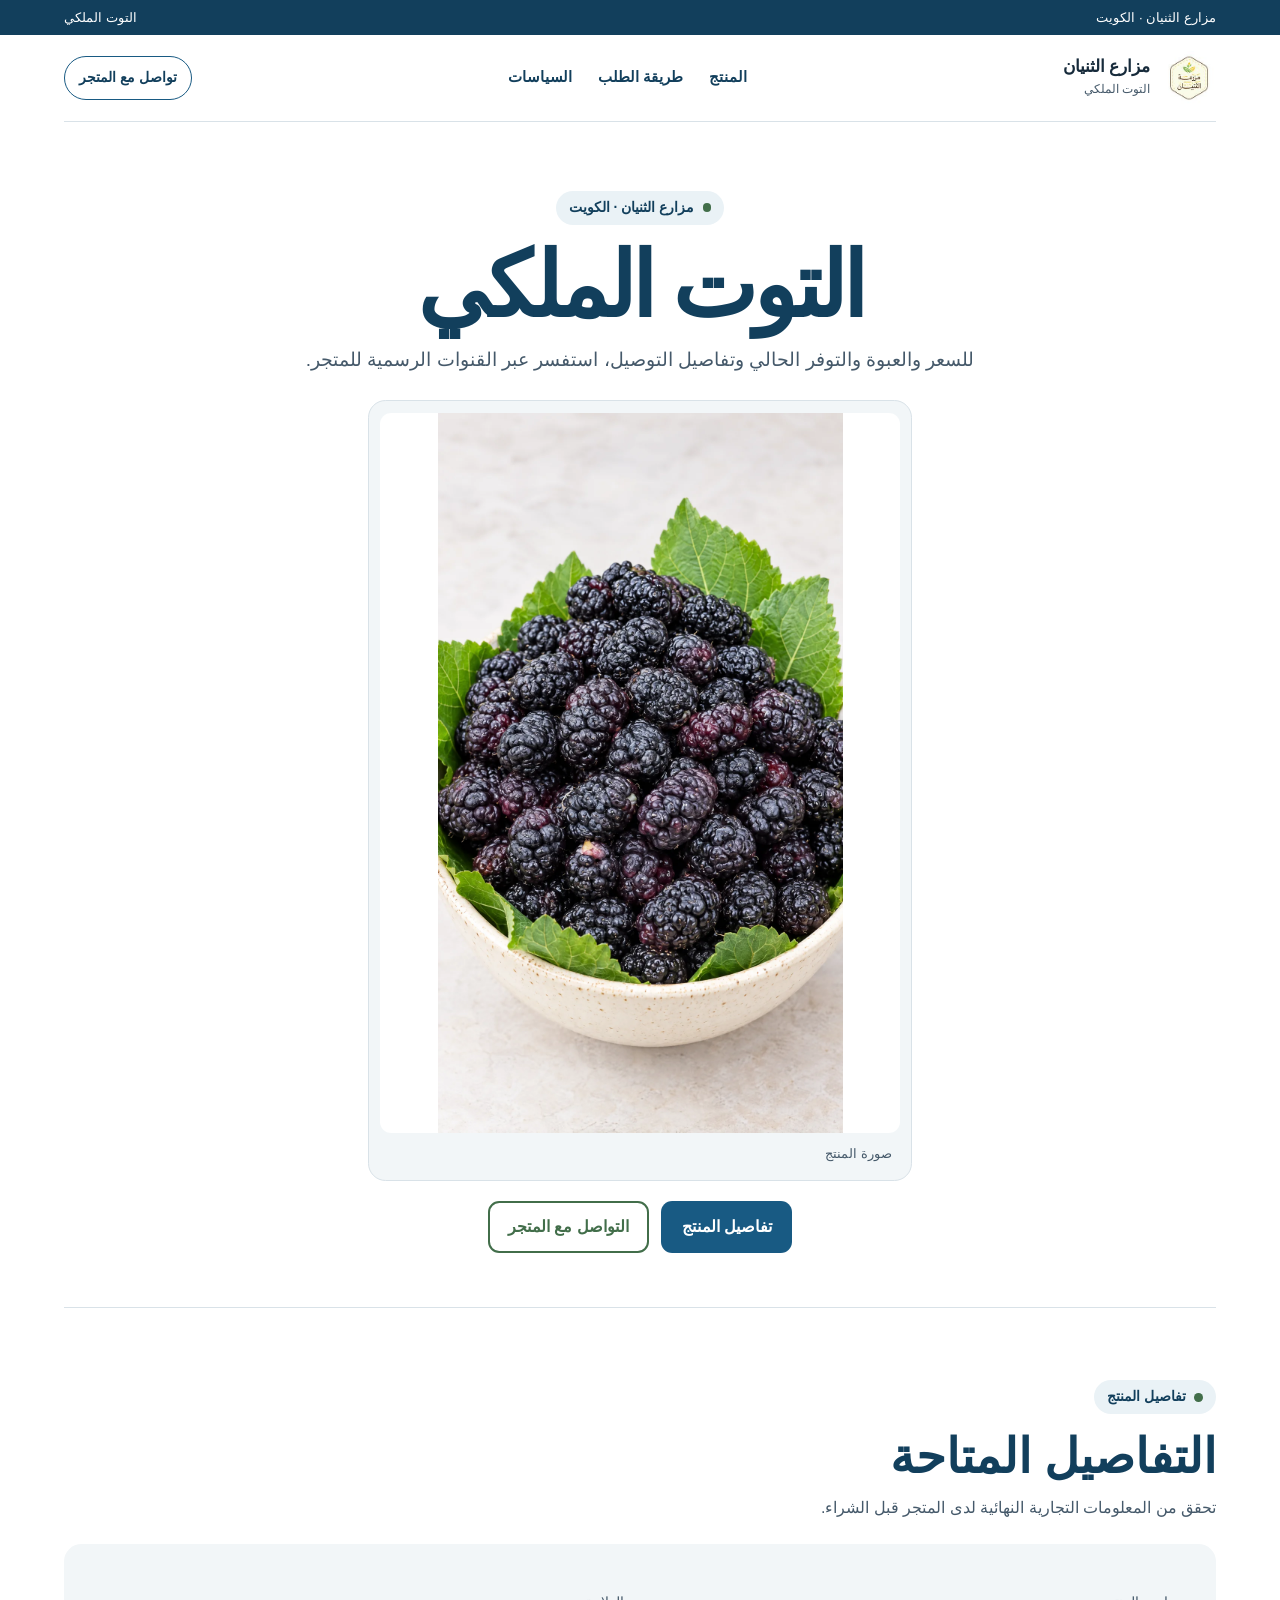
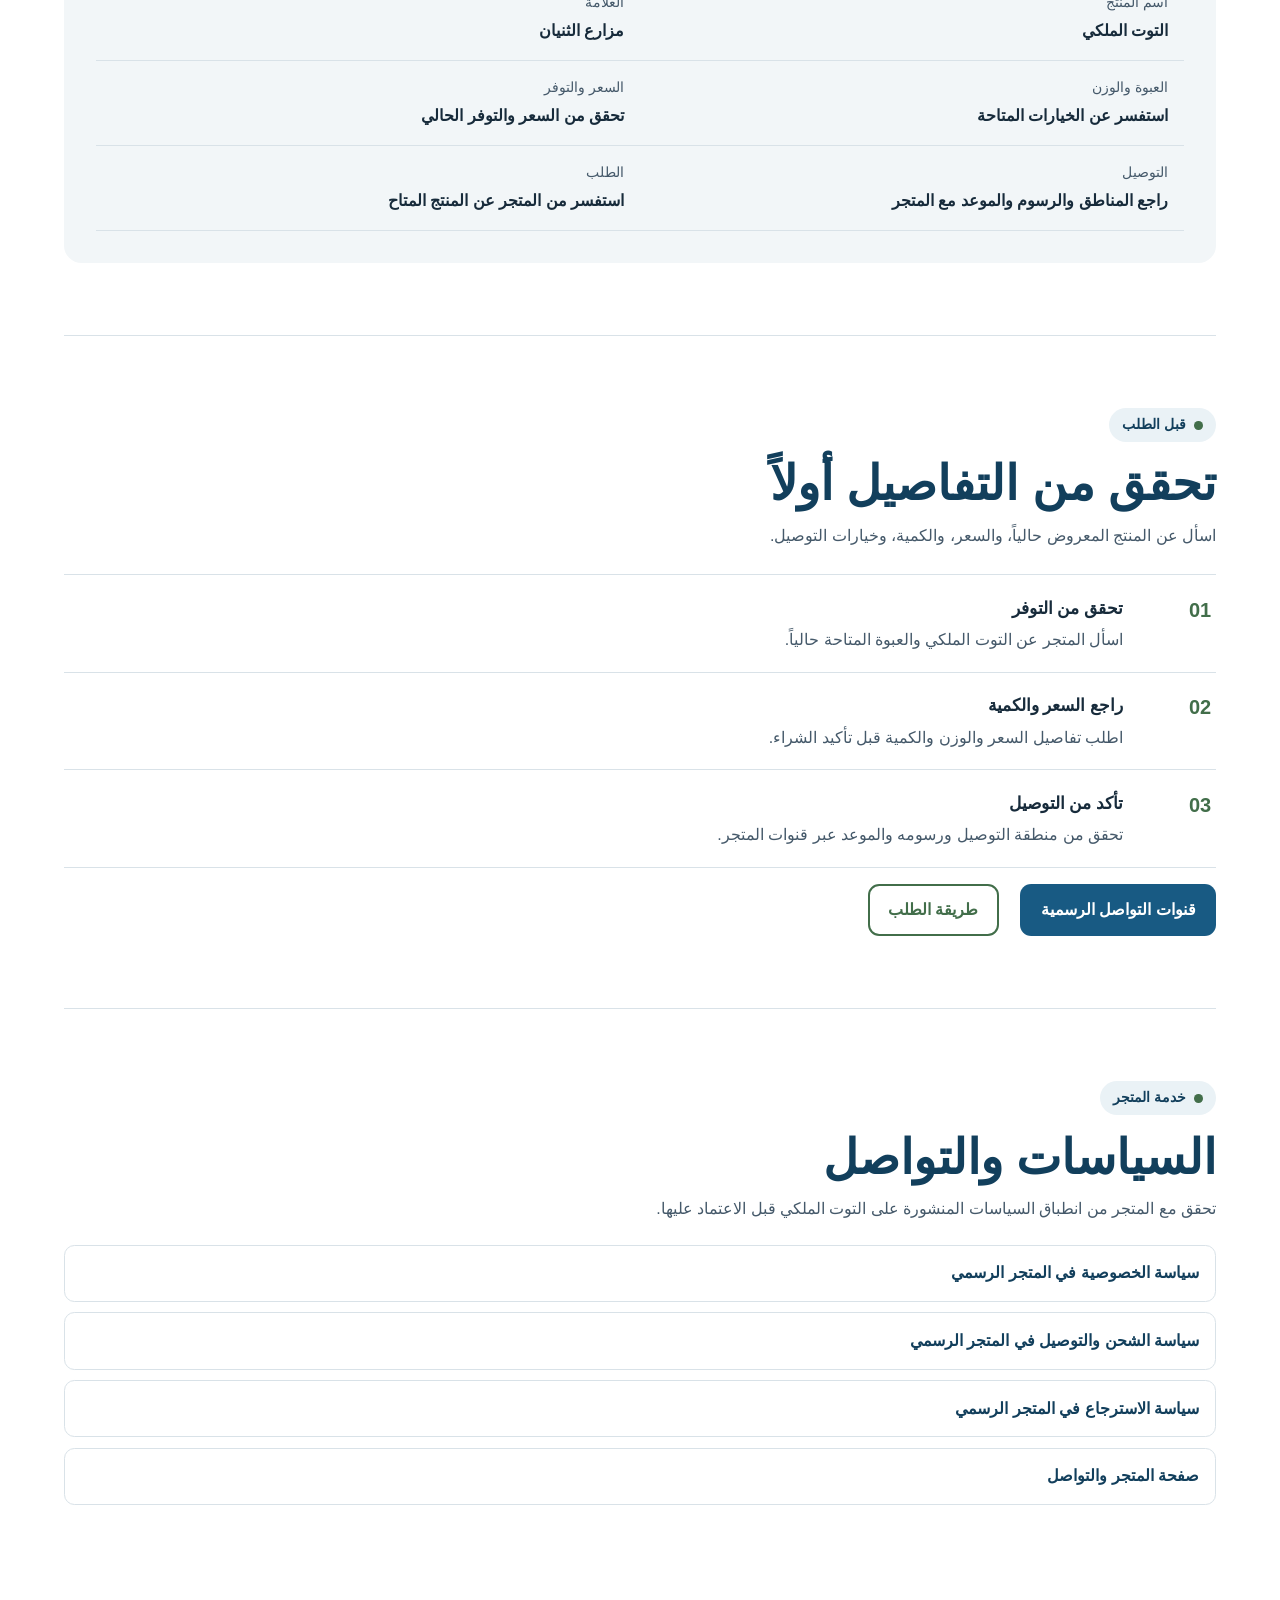
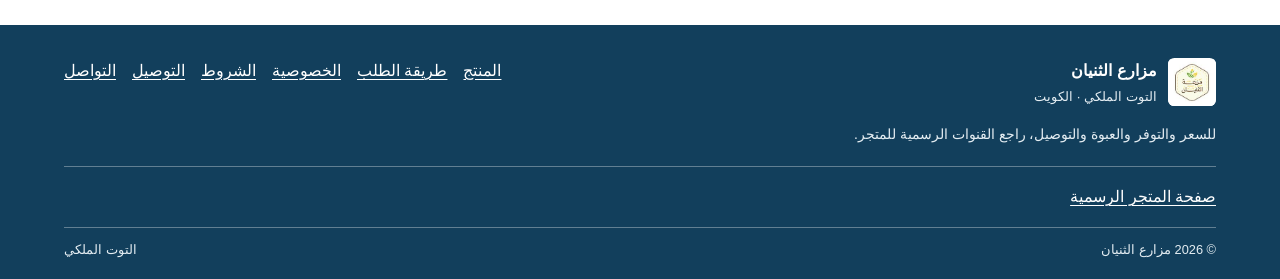
<file: index.html>
<!doctype html>
<html lang="ar" dir="rtl">
<head>
  <meta charset="utf-8">
  <meta name="viewport" content="width=device-width, initial-scale=1">
  <meta name="theme-color" content="#123f5c">
  <meta name="description" content="مزارع الثنيان — التوت الملكي. استفسر عن السعر والتوفر والعبوة والتوصيل عبر القنوات الرسمية للمتجر.">
  <title>التوت الملكي | مزارع الثنيان</title>
  <link rel="stylesheet" href="styles.css">
  <script src="app.js" defer></script>
</head>
<body>
  <a class="skip-link" href="#main">انتقل إلى المحتوى</a>
  <div class="utility-strip"><div class="utility-inner"><span>مزارع الثنيان · الكويت</span><span>التوت الملكي</span></div></div>
  <header class="site-header">
    <a class="brand" href="index.html" aria-label="مزارع الثنيان، الصفحة الرئيسية">
      <img src="assets/thunayan-farm-logo.jpg" width="110" height="110" alt="شعار مزارع الثنيان">
      <span><strong>مزارع الثنيان</strong><small>التوت الملكي</small></span>
    </a>
    <nav class="primary-nav" aria-label="التنقل الرئيسي">
      <a href="product.html">المنتج</a>
      <a href="order.html">طريقة الطلب</a>
      <a href="shipping.html">السياسات</a>
    </nav>
    <a class="header-contact" href="contact.html">تواصل مع المتجر</a>
    <details class="mobile-nav">
      <summary>القائمة</summary>
      <nav aria-label="التنقل على الهاتف">
        <a href="product.html">المنتج</a>
        <a href="order.html">طريقة الطلب</a>
        <a href="shipping.html">السياسات</a>
        <a href="contact.html">التواصل</a>
      </nav>
    </details>
  </header>
  <main id="main" class="wrap">
    <section class="hero" aria-labelledby="hero-title">
      <span class="eyebrow">مزارع الثنيان · الكويت</span>
      <h1 id="hero-title">التوت الملكي</h1>
      <p class="hero-lede">للسعر والعبوة والتوفر الحالي وتفاصيل التوصيل، استفسر عبر القنوات الرسمية للمتجر.</p>
      <figure class="product-figure">
        <picture><source srcset="assets/royal-berries-site.webp" type="image/webp"><img src="assets/royal-berries-snap.jpg" width="1080" height="1920" alt="ثمار توت داكنة في وعاء أبيض مع أوراق خضراء" fetchpriority="high" decoding="async"></picture>
        <figcaption>صورة المنتج</figcaption>
      </figure>
      <div class="hero-actions">
        <a class="button button-primary" href="product.html">تفاصيل المنتج</a>
        <a class="button button-secondary" href="contact.html">التواصل مع المتجر</a>
      </div>
    </section>

    <section class="section" aria-labelledby="facts-title">
      <div class="section-heading">
        <span class="eyebrow">تفاصيل المنتج</span>
        <h2 id="facts-title">التفاصيل المتاحة</h2>
        <p>تحقق من المعلومات التجارية النهائية لدى المتجر قبل الشراء.</p>
      </div>
      <div class="fact-band">
        <dl class="fact-list">
          <div><dt>اسم المنتج</dt><dd>التوت الملكي</dd></div>
          <div><dt>العلامة</dt><dd>مزارع الثنيان</dd></div>
          <div><dt>العبوة والوزن</dt><dd>استفسر عن الخيارات المتاحة</dd></div>
          <div><dt>السعر والتوفر</dt><dd>تحقق من السعر والتوفر الحالي</dd></div>
          <div><dt>التوصيل</dt><dd>راجع المناطق والرسوم والموعد مع المتجر</dd></div>
          <div><dt>الطلب</dt><dd>استفسر من المتجر عن المنتج المتاح</dd></div>
        </dl>
      </div>
    </section>

    <section class="section" aria-labelledby="steps-title">
      <div class="section-heading">
        <span class="eyebrow">قبل الطلب</span>
        <h2 id="steps-title">تحقق من التفاصيل أولاً</h2>
        <p>اسأل عن المنتج المعروض حالياً، والسعر، والكمية، وخيارات التوصيل.</p>
      </div>
      <ol class="steps">
        <li><span class="step-number">01</span><div><h3>تحقق من التوفر</h3><p>اسأل المتجر عن التوت الملكي والعبوة المتاحة حالياً.</p></div></li>
        <li><span class="step-number">02</span><div><h3>راجع السعر والكمية</h3><p>اطلب تفاصيل السعر والوزن والكمية قبل تأكيد الشراء.</p></div></li>
        <li><span class="step-number">03</span><div><h3>تأكد من التوصيل</h3><p>تحقق من منطقة التوصيل ورسومه والموعد عبر قنوات المتجر.</p></div></li>
      </ol>
      <div class="link-row"><a class="button button-primary" href="contact.html">قنوات التواصل الرسمية</a><a class="button button-secondary" href="order.html">طريقة الطلب</a></div>
    </section>

    <section class="section" aria-labelledby="policies-title">
      <div class="section-heading">
        <span class="eyebrow">خدمة المتجر</span>
        <h2 id="policies-title">السياسات والتواصل</h2>
        <p>تحقق مع المتجر من انطباق السياسات المنشورة على التوت الملكي قبل الاعتماد عليها.</p>
      </div>
      <ul class="policy-links">
        <li><a href="https://althenayanfarms.com/policies/privacy-policy" target="_blank" rel="noopener noreferrer">سياسة الخصوصية في المتجر الرسمي</a></li>
        <li><a href="https://althenayanfarms.com/policies/shipping-policy" target="_blank" rel="noopener noreferrer">سياسة الشحن والتوصيل في المتجر الرسمي</a></li>
        <li><a href="https://althenayanfarms.com/policies/refund-policy" target="_blank" rel="noopener noreferrer">سياسة الاسترجاع في المتجر الرسمي</a></li>
        <li><a href="https://althenayanfarms.com/pages/contact" target="_blank" rel="noopener noreferrer">صفحة المتجر والتواصل</a></li>
      </ul>
    </section>
  </main>
  <footer class="site-footer">
    <div class="footer-inner">
      <div class="footer-top">
        <div class="footer-brand"><img src="assets/thunayan-farm-logo.jpg" width="110" height="110" alt=""><div><b>مزارع الثنيان</b><small>التوت الملكي · الكويت</small></div></div>
        <nav class="footer-links" aria-label="روابط المعلومات"><a href="product.html">المنتج</a><a href="order.html">طريقة الطلب</a><a href="privacy.html">الخصوصية</a><a href="terms.html">الشروط</a><a href="shipping.html">التوصيل</a><a href="contact.html">التواصل</a></nav>
      </div>
      <p class="footer-disclaimer">للسعر والتوفر والعبوة والتوصيل، راجع القنوات الرسمية للمتجر.</p>
      <div class="footer-contact"><a href="https://althenayanfarms.com/pages/contact" target="_blank" rel="noopener noreferrer">صفحة المتجر الرسمية</a></div>
      <div class="footer-bottom"><span>© <span data-current-year>2026</span> مزارع الثنيان</span><span>التوت الملكي</span></div>
    </div>
  </footer>
</body>
</html>
</file>
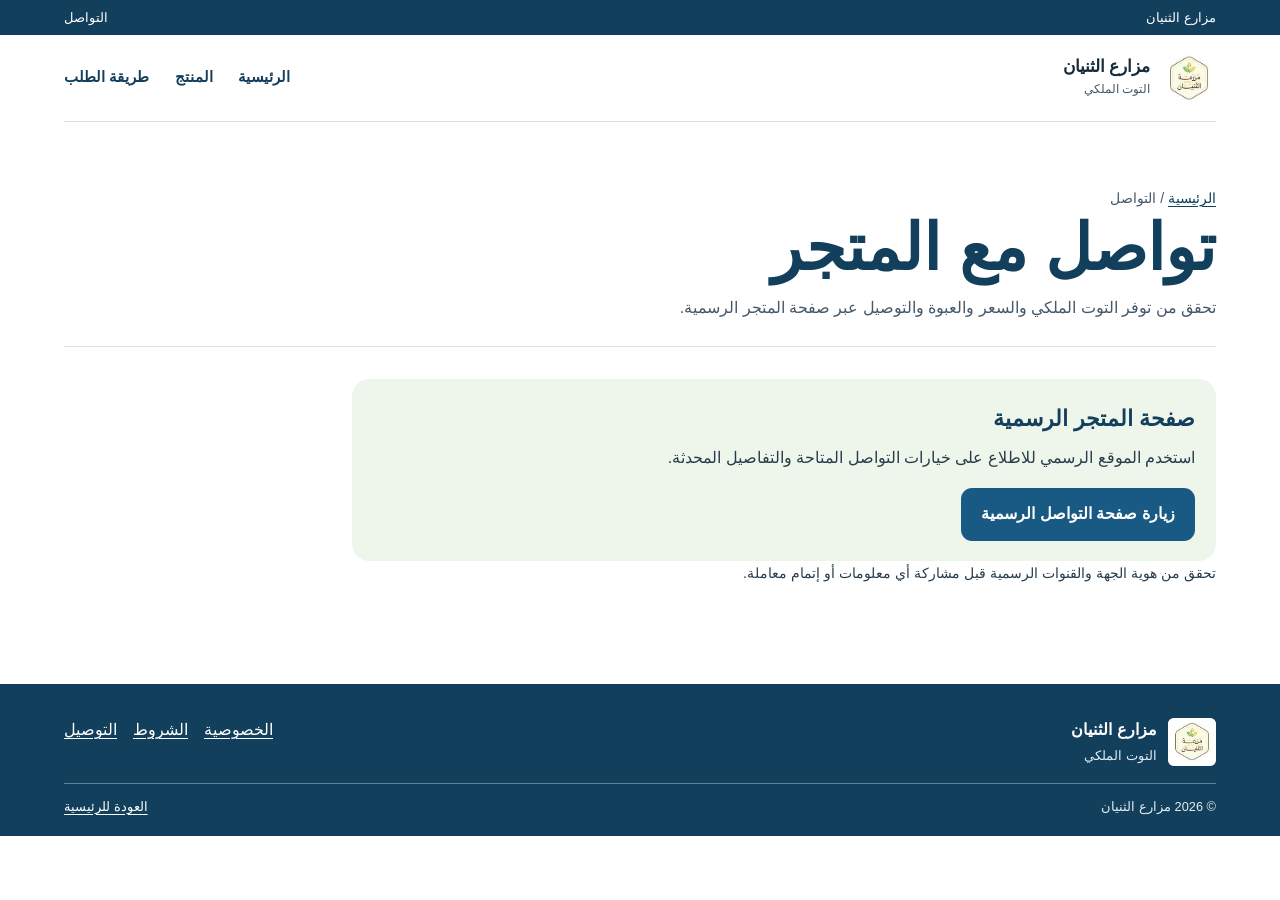
<file: contact.html>
<!doctype html>
<html lang="ar" dir="rtl">
<head>
  <meta charset="utf-8"><meta name="viewport" content="width=device-width, initial-scale=1"><meta name="theme-color" content="#123f5c">
  <meta name="description" content="تواصل مع مزارع الثنيان عبر صفحة المتجر الرسمية للاستفسار عن التوت الملكي.">
  <title>التواصل | مزارع الثنيان</title>
  <link rel="stylesheet" href="styles.css"><script src="app.js" defer></script>
</head>
<body>
  <a class="skip-link" href="#main">انتقل إلى المحتوى</a>
  <div class="utility-strip"><div class="utility-inner"><span>مزارع الثنيان</span><span>التواصل</span></div></div>
  <header class="site-header">
    <a class="brand" href="index.html"><img src="assets/thunayan-farm-logo.jpg" width="110" height="110" alt="شعار مزارع الثنيان"><span><strong>مزارع الثنيان</strong><small>التوت الملكي</small></span></a>
    <nav class="primary-nav" aria-label="التنقل الرئيسي"><a href="index.html">الرئيسية</a><a href="product.html">المنتج</a><a href="order.html">طريقة الطلب</a></nav>
    <details class="mobile-nav"><summary>القائمة</summary><nav aria-label="التنقل على الهاتف"><a href="index.html">الرئيسية</a><a href="product.html">المنتج</a><a href="order.html">طريقة الطلب</a></nav></details>
  </header>
  <main id="main" class="wrap">
    <header class="page-head"><p class="breadcrumb"><a href="index.html">الرئيسية</a> / التواصل</p><h1>تواصل مع المتجر</h1><p>تحقق من توفر التوت الملكي والسعر والعبوة والتوصيل عبر صفحة المتجر الرسمية.</p></header>
    <section class="content-section">
      <div class="contact-panel">
        <h2>صفحة المتجر الرسمية</h2>
        <p>استخدم الموقع الرسمي للاطلاع على خيارات التواصل المتاحة والتفاصيل المحدثة.</p>
        <p><a class="button button-primary" href="https://althenayanfarms.com/pages/contact" target="_blank" rel="noopener noreferrer">زيارة صفحة التواصل الرسمية</a></p>
      </div>
      <p class="small-note">تحقق من هوية الجهة والقنوات الرسمية قبل مشاركة أي معلومات أو إتمام معاملة.</p>
    </section>
  </main>
  <footer class="site-footer"><div class="footer-inner"><div class="footer-top"><div class="footer-brand"><img src="assets/thunayan-farm-logo.jpg" width="110" height="110" alt=""><div><b>مزارع الثنيان</b><small>التوت الملكي</small></div></div><nav class="footer-links" aria-label="روابط المعلومات"><a href="privacy.html">الخصوصية</a><a href="terms.html">الشروط</a><a href="shipping.html">التوصيل</a></nav></div><div class="footer-bottom"><span>© <span data-current-year>2026</span> مزارع الثنيان</span><a href="index.html" style="color:#fff">العودة للرئيسية</a></div></div></footer>
</body>
</html>
</file>
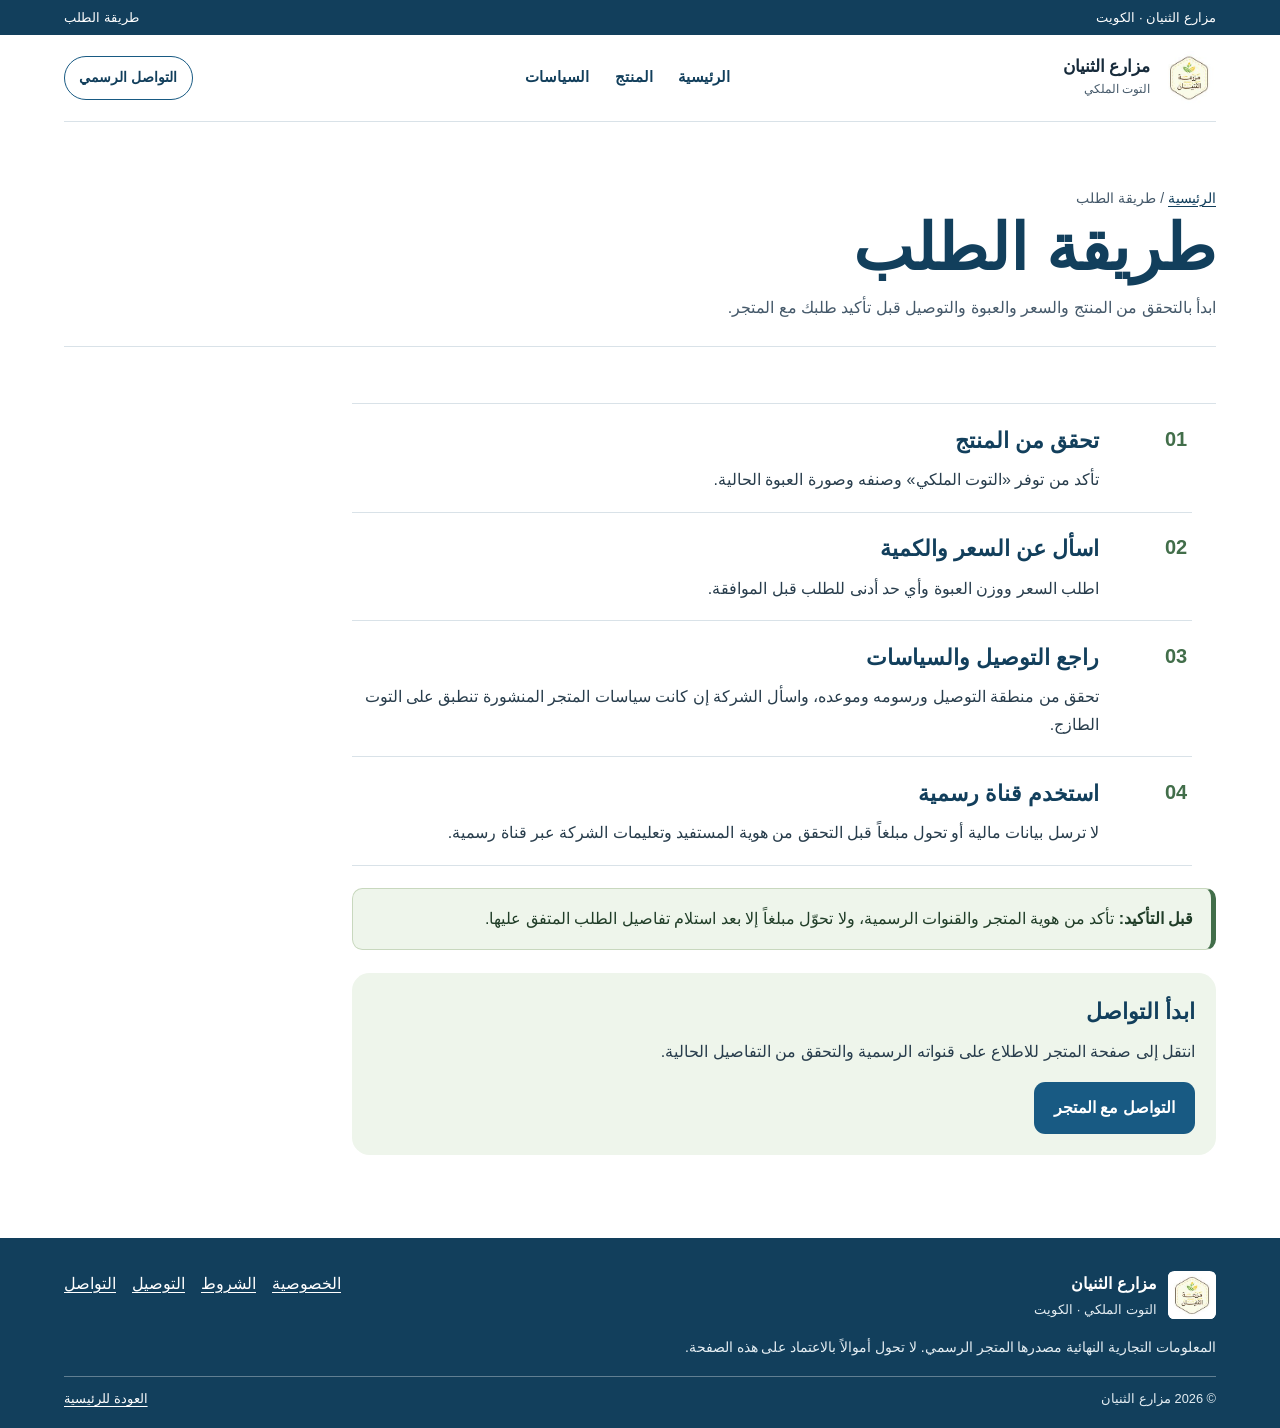
<file: order.html>
<!doctype html>
<html lang="ar" dir="rtl">
<head>
  <meta charset="utf-8"><meta name="viewport" content="width=device-width, initial-scale=1"><meta name="theme-color" content="#123f5c">
  <meta name="description" content="تحقق من السعر والتوفر والعبوة والتوصيل للتوت الملكي عبر قنوات مزارع الثنيان الرسمية.">
  <title>طريقة الطلب | التوت الملكي</title><link rel="stylesheet" href="styles.css"><script src="app.js" defer></script>
</head>
<body>
  <a class="skip-link" href="#main">انتقل إلى المحتوى</a><div class="utility-strip"><div class="utility-inner"><span>مزارع الثنيان · الكويت</span><span>طريقة الطلب</span></div></div>
  <header class="site-header"><a class="brand" href="index.html"><img src="assets/thunayan-farm-logo.jpg" width="110" height="110" alt="شعار مزارع الثنيان"><span><strong>مزارع الثنيان</strong><small>التوت الملكي</small></span></a><nav class="primary-nav" aria-label="التنقل الرئيسي"><a href="index.html">الرئيسية</a><a href="product.html">المنتج</a><a href="shipping.html">السياسات</a></nav><a class="header-contact" href="contact.html">التواصل الرسمي</a><details class="mobile-nav"><summary>القائمة</summary><nav aria-label="التنقل على الهاتف"><a href="index.html">الرئيسية</a><a href="product.html">المنتج</a><a href="shipping.html">السياسات</a><a href="contact.html">التواصل الرسمي</a></nav></details></header>
  <main id="main" class="wrap"><header class="page-head"><p class="breadcrumb"><a href="index.html">الرئيسية</a> / طريقة الطلب</p><h1>طريقة الطلب</h1><p>ابدأ بالتحقق من المنتج والسعر والعبوة والتوصيل قبل تأكيد طلبك مع المتجر.</p></header>
    <section class="content-section">
      <ol class="steps">
        <li><span class="step-number">01</span><div><h2>تحقق من المنتج</h2><p>تأكد من توفر «التوت الملكي» وصنفه وصورة العبوة الحالية.</p></div></li>
        <li><span class="step-number">02</span><div><h2>اسأل عن السعر والكمية</h2><p>اطلب السعر ووزن العبوة وأي حد أدنى للطلب قبل الموافقة.</p></div></li>
        <li><span class="step-number">03</span><div><h2>راجع التوصيل والسياسات</h2><p>تحقق من منطقة التوصيل ورسومه وموعده، واسأل الشركة إن كانت سياسات المتجر المنشورة تنطبق على التوت الطازج.</p></div></li>
        <li><span class="step-number">04</span><div><h2>استخدم قناة رسمية</h2><p>لا ترسل بيانات مالية أو تحول مبلغاً قبل التحقق من هوية المستفيد وتعليمات الشركة عبر قناة رسمية.</p></div></li>
      </ol>
      <div class="notice"><strong>قبل التأكيد:</strong> تأكد من هوية المتجر والقنوات الرسمية، ولا تحوّل مبلغاً إلا بعد استلام تفاصيل الطلب المتفق عليها.</div>
      <div class="contact-panel"><h2>ابدأ التواصل</h2><p>انتقل إلى صفحة المتجر للاطلاع على قنواته الرسمية والتحقق من التفاصيل الحالية.</p><a class="button button-primary" href="contact.html">التواصل مع المتجر</a></div>
    </section>
  </main>
  <footer class="site-footer"><div class="footer-inner"><div class="footer-top"><div class="footer-brand"><img src="assets/thunayan-farm-logo.jpg" width="110" height="110" alt=""><div><b>مزارع الثنيان</b><small>التوت الملكي · الكويت</small></div></div><nav class="footer-links" aria-label="روابط السياسات"><a href="privacy.html">الخصوصية</a><a href="terms.html">الشروط</a><a href="shipping.html">التوصيل</a><a href="contact.html">التواصل</a></nav></div><p class="footer-disclaimer">المعلومات التجارية النهائية مصدرها المتجر الرسمي. لا تحول أموالاً بالاعتماد على هذه الصفحة.</p><div class="footer-bottom"><span>© <span data-current-year>2026</span> مزارع الثنيان</span><a href="index.html" style="color:#fff">العودة للرئيسية</a></div></div></footer>
</body>
</html>
</file>
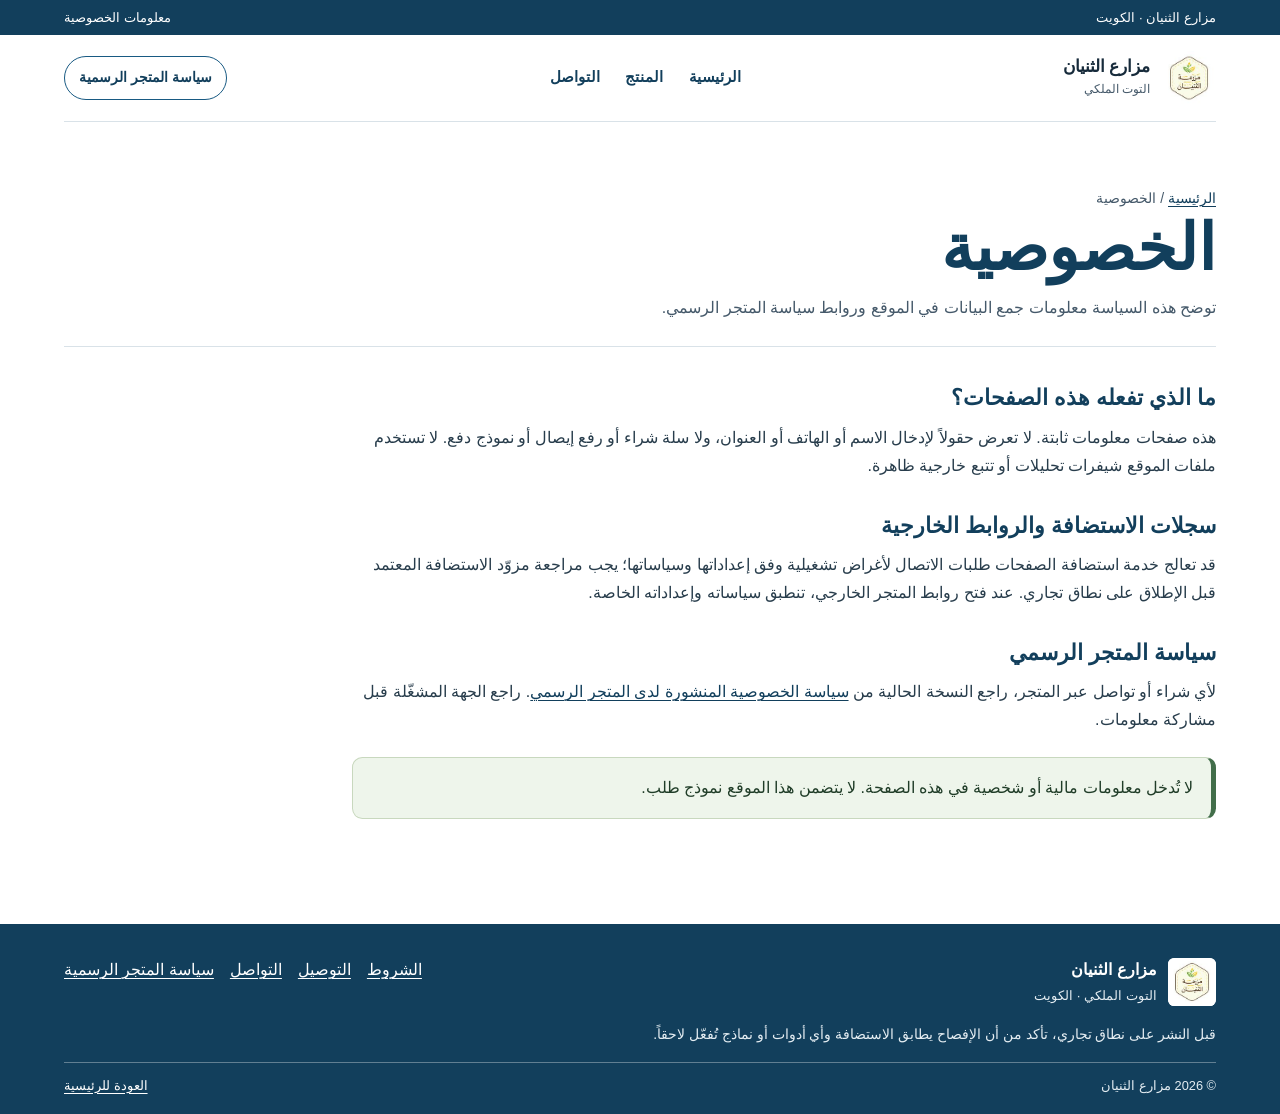
<file: privacy.html>
<!doctype html>
<html lang="ar" dir="rtl">
<head>
  <meta charset="utf-8"><meta name="viewport" content="width=device-width, initial-scale=1"><meta name="theme-color" content="#123f5c">
  <meta name="description" content="معلومات الخصوصية لصفحات مزارع الثنيان وروابط سياسة المتجر الرسمية.">
  <title>الخصوصية | مزارع الثنيان</title><link rel="stylesheet" href="styles.css"><script src="app.js" defer></script>
</head>
<body>
  <a class="skip-link" href="#main">انتقل إلى المحتوى</a><div class="utility-strip"><div class="utility-inner"><span>مزارع الثنيان · الكويت</span><span>معلومات الخصوصية</span></div></div>
  <header class="site-header"><a class="brand" href="index.html"><img src="assets/thunayan-farm-logo.jpg" width="110" height="110" alt="شعار مزارع الثنيان"><span><strong>مزارع الثنيان</strong><small>التوت الملكي</small></span></a><nav class="primary-nav" aria-label="التنقل الرئيسي"><a href="index.html">الرئيسية</a><a href="product.html">المنتج</a><a href="contact.html">التواصل</a></nav><a class="header-contact" href="https://althenayanfarms.com/policies/privacy-policy" target="_blank" rel="noopener noreferrer">سياسة المتجر الرسمية</a><details class="mobile-nav"><summary>القائمة</summary><nav aria-label="التنقل على الهاتف"><a href="index.html">الرئيسية</a><a href="product.html">المنتج</a><a href="contact.html">التواصل</a></nav></details></header>
  <main id="main" class="wrap"><header class="page-head"><p class="breadcrumb"><a href="index.html">الرئيسية</a> / الخصوصية</p><h1>الخصوصية</h1><p>توضح هذه السياسة معلومات جمع البيانات في الموقع وروابط سياسة المتجر الرسمي.</p></header>
    <section class="content-section">
      <h2>ما الذي تفعله هذه الصفحات؟</h2><p>هذه صفحات معلومات ثابتة. لا تعرض حقولاً لإدخال الاسم أو الهاتف أو العنوان، ولا سلة شراء أو رفع إيصال أو نموذج دفع. لا تستخدم ملفات الموقع شيفرات تحليلات أو تتبع خارجية ظاهرة.</p>
      <h2>سجلات الاستضافة والروابط الخارجية</h2><p>قد تعالج خدمة استضافة الصفحات طلبات الاتصال لأغراض تشغيلية وفق إعداداتها وسياساتها؛ يجب مراجعة مزوّد الاستضافة المعتمد قبل الإطلاق على نطاق تجاري. عند فتح روابط المتجر الخارجي، تنطبق سياساته وإعداداته الخاصة.</p>
      <h2>سياسة المتجر الرسمي</h2><p>لأي شراء أو تواصل عبر المتجر، راجع النسخة الحالية من <a href="https://althenayanfarms.com/policies/privacy-policy" target="_blank" rel="noopener noreferrer">سياسة الخصوصية المنشورة لدى المتجر الرسمي</a>. راجع الجهة المشغّلة قبل مشاركة معلومات.</p>
      <div class="notice">لا تُدخل معلومات مالية أو شخصية في هذه الصفحة. لا يتضمن هذا الموقع نموذج طلب.</div>
    </section>
  </main>
  <footer class="site-footer"><div class="footer-inner"><div class="footer-top"><div class="footer-brand"><img src="assets/thunayan-farm-logo.jpg" width="110" height="110" alt=""><div><b>مزارع الثنيان</b><small>التوت الملكي · الكويت</small></div></div><nav class="footer-links" aria-label="روابط السياسات"><a href="terms.html">الشروط</a><a href="shipping.html">التوصيل</a><a href="contact.html">التواصل</a><a href="https://althenayanfarms.com/policies/privacy-policy" target="_blank" rel="noopener noreferrer">سياسة المتجر الرسمية</a></nav></div><p class="footer-disclaimer">قبل النشر على نطاق تجاري، تأكد من أن الإفصاح يطابق الاستضافة وأي أدوات أو نماذج تُفعّل لاحقاً.</p><div class="footer-bottom"><span>© <span data-current-year>2026</span> مزارع الثنيان</span><a href="index.html" style="color:#fff">العودة للرئيسية</a></div></div></footer>
</body>
</html>
</file>
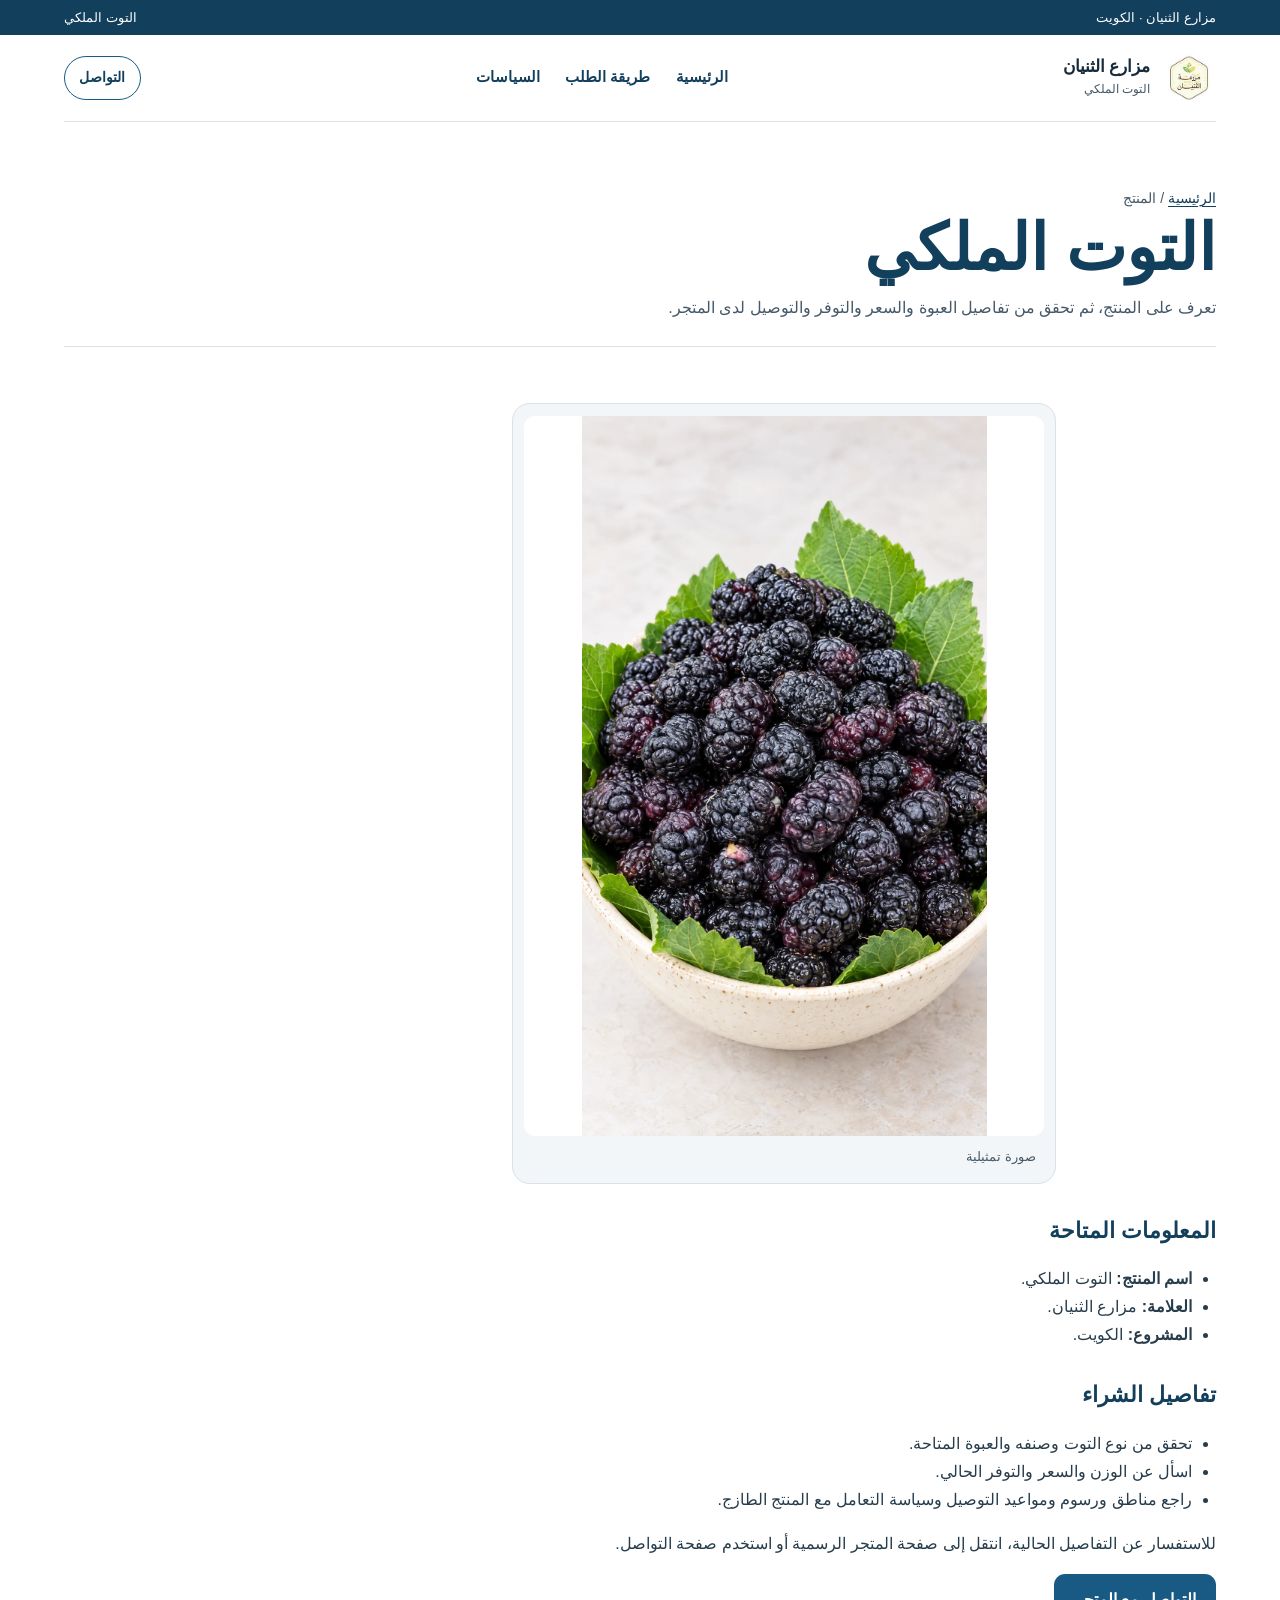
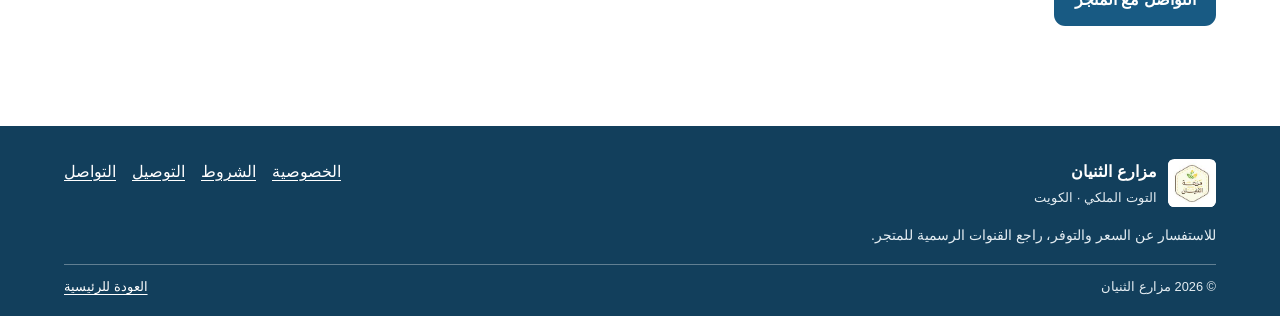
<file: product.html>
<!doctype html>
<html lang="ar" dir="rtl">
<head>
  <meta charset="utf-8"><meta name="viewport" content="width=device-width, initial-scale=1"><meta name="theme-color" content="#123f5c">
  <meta name="description" content="تفاصيل التوت الملكي من مزارع الثنيان؛ تحقق من السعر والعبوة والتوفر والتوصيل مع المتجر.">
  <title>المنتج | مزارع الثنيان</title>
  <link rel="stylesheet" href="styles.css"><script src="app.js" defer></script>
</head>
<body>
  <a class="skip-link" href="#main">انتقل إلى المحتوى</a>
  <div class="utility-strip"><div class="utility-inner"><span>مزارع الثنيان · الكويت</span><span>التوت الملكي</span></div></div>
  <header class="site-header">
    <a class="brand" href="index.html"><img src="assets/thunayan-farm-logo.jpg" width="110" height="110" alt="شعار مزارع الثنيان"><span><strong>مزارع الثنيان</strong><small>التوت الملكي</small></span></a>
    <nav class="primary-nav" aria-label="التنقل الرئيسي"><a href="index.html">الرئيسية</a><a href="order.html">طريقة الطلب</a><a href="shipping.html">السياسات</a></nav>
    <a class="header-contact" href="contact.html">التواصل</a>
    <details class="mobile-nav"><summary>القائمة</summary><nav aria-label="التنقل على الهاتف"><a href="index.html">الرئيسية</a><a href="order.html">طريقة الطلب</a><a href="shipping.html">السياسات</a><a href="contact.html">التواصل</a></nav></details>
  </header>
  <main id="main" class="wrap">
    <header class="page-head"><p class="breadcrumb"><a href="index.html">الرئيسية</a> / المنتج</p><h1>التوت الملكي</h1><p>تعرف على المنتج، ثم تحقق من تفاصيل العبوة والسعر والتوفر والتوصيل لدى المتجر.</p></header>
    <section class="content-section">
      <figure class="product-figure"><picture><source srcset="assets/royal-berries-site.webp" type="image/webp"><img src="assets/royal-berries-snap.jpg" width="1080" height="1920" alt="ثمار توت داكنة في وعاء أبيض مع أوراق خضراء" loading="lazy" decoding="async"></picture><figcaption>صورة تمثيلية</figcaption></figure>
      <h2>المعلومات المتاحة</h2>
      <ul>
        <li><strong>اسم المنتج:</strong> التوت الملكي.</li>
        <li><strong>العلامة:</strong> مزارع الثنيان.</li>
        <li><strong>المشروع:</strong> الكويت.</li>
      </ul>
      <h2>تفاصيل الشراء</h2>
      <ul>
        <li>تحقق من نوع التوت وصنفه والعبوة المتاحة.</li>
        <li>اسأل عن الوزن والسعر والتوفر الحالي.</li>
        <li>راجع مناطق ورسوم ومواعيد التوصيل وسياسة التعامل مع المنتج الطازج.</li>
      </ul>
      <p>للاستفسار عن التفاصيل الحالية، انتقل إلى صفحة المتجر الرسمية أو استخدم صفحة التواصل.</p>
      <p><a class="button button-primary" href="contact.html">التواصل مع المتجر</a></p>
    </section>
  </main>
  <footer class="site-footer"><div class="footer-inner"><div class="footer-top"><div class="footer-brand"><img src="assets/thunayan-farm-logo.jpg" width="110" height="110" alt=""><div><b>مزارع الثنيان</b><small>التوت الملكي · الكويت</small></div></div><nav class="footer-links" aria-label="روابط السياسات"><a href="privacy.html">الخصوصية</a><a href="terms.html">الشروط</a><a href="shipping.html">التوصيل</a><a href="contact.html">التواصل</a></nav></div><p class="footer-disclaimer">للاستفسار عن السعر والتوفر، راجع القنوات الرسمية للمتجر.</p><div class="footer-bottom"><span>© <span data-current-year>2026</span> مزارع الثنيان</span><a href="index.html" style="color:#fff">العودة للرئيسية</a></div></div></footer>
</body>
</html>
</file>
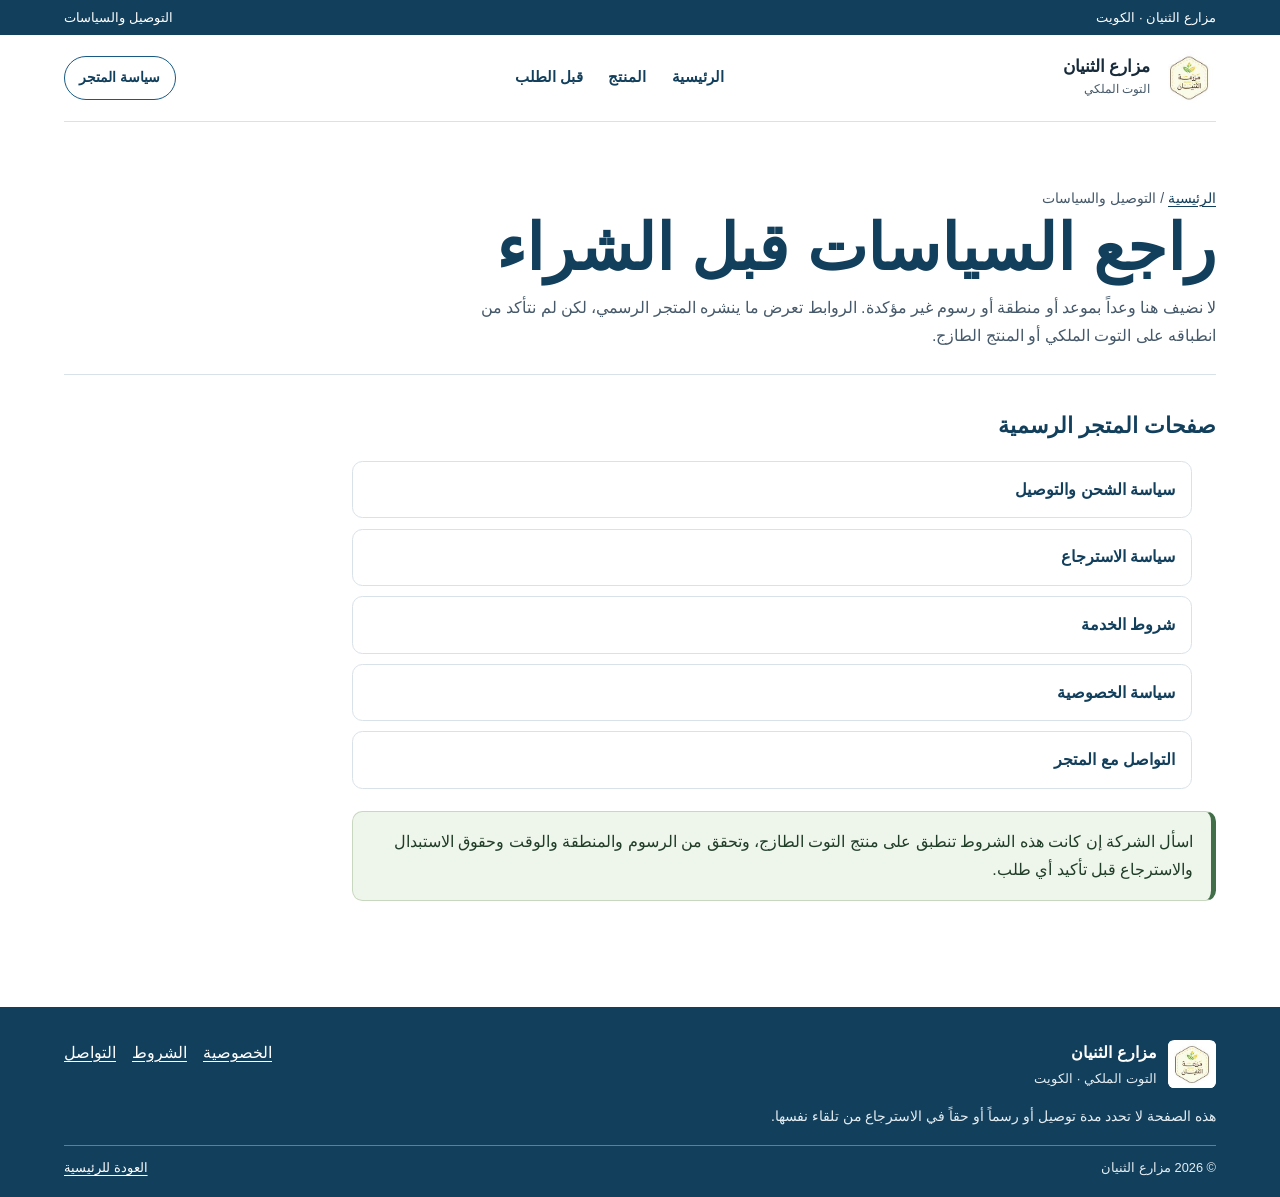
<file: shipping.html>
<!doctype html>
<html lang="ar" dir="rtl">
<head>
  <meta charset="utf-8"><meta name="viewport" content="width=device-width, initial-scale=1"><meta name="theme-color" content="#123f5c">
  <meta name="description" content="راجع سياسات الشحن والاسترجاع المنشورة من مزارع الثنيان قبل الشراء.">
  <title>التوصيل والسياسات | مزارع الثنيان</title><link rel="stylesheet" href="styles.css"><script src="app.js" defer></script>
</head>
<body>
  <a class="skip-link" href="#main">انتقل إلى المحتوى</a><div class="utility-strip"><div class="utility-inner"><span>مزارع الثنيان · الكويت</span><span>التوصيل والسياسات</span></div></div>
  <header class="site-header"><a class="brand" href="index.html"><img src="assets/thunayan-farm-logo.jpg" width="110" height="110" alt="شعار مزارع الثنيان"><span><strong>مزارع الثنيان</strong><small>التوت الملكي</small></span></a><nav class="primary-nav" aria-label="التنقل الرئيسي"><a href="index.html">الرئيسية</a><a href="product.html">المنتج</a><a href="order.html">قبل الطلب</a></nav><a class="header-contact" href="https://althenayanfarms.com/policies/shipping-policy" target="_blank" rel="noopener noreferrer">سياسة المتجر</a><details class="mobile-nav"><summary>القائمة</summary><nav aria-label="التنقل على الهاتف"><a href="index.html">الرئيسية</a><a href="product.html">المنتج</a><a href="order.html">قبل الطلب</a></nav></details></header>
  <main id="main" class="wrap"><header class="page-head"><p class="breadcrumb"><a href="index.html">الرئيسية</a> / التوصيل والسياسات</p><h1>راجع السياسات قبل الشراء</h1><p>لا نضيف هنا وعداً بموعد أو منطقة أو رسوم غير مؤكدة. الروابط تعرض ما ينشره المتجر الرسمي، لكن لم نتأكد من انطباقه على التوت الملكي أو المنتج الطازج.</p></header>
    <section class="content-section">
      <h2>صفحات المتجر الرسمية</h2><ul class="policy-links">
        <li><a href="https://althenayanfarms.com/policies/shipping-policy" target="_blank" rel="noopener noreferrer">سياسة الشحن والتوصيل</a></li>
        <li><a href="https://althenayanfarms.com/policies/refund-policy" target="_blank" rel="noopener noreferrer">سياسة الاسترجاع</a></li>
        <li><a href="https://althenayanfarms.com/policies/terms-of-service" target="_blank" rel="noopener noreferrer">شروط الخدمة</a></li>
        <li><a href="https://althenayanfarms.com/policies/privacy-policy" target="_blank" rel="noopener noreferrer">سياسة الخصوصية</a></li>
        <li><a href="https://althenayanfarms.com/pages/contact" target="_blank" rel="noopener noreferrer">التواصل مع المتجر</a></li>
      </ul>
      <div class="notice">اسأل الشركة إن كانت هذه الشروط تنطبق على منتج التوت الطازج، وتحقق من الرسوم والمنطقة والوقت وحقوق الاستبدال والاسترجاع قبل تأكيد أي طلب.</div>
    </section>
  </main>
  <footer class="site-footer"><div class="footer-inner"><div class="footer-top"><div class="footer-brand"><img src="assets/thunayan-farm-logo.jpg" width="110" height="110" alt=""><div><b>مزارع الثنيان</b><small>التوت الملكي · الكويت</small></div></div><nav class="footer-links" aria-label="روابط السياسات"><a href="privacy.html">الخصوصية</a><a href="terms.html">الشروط</a><a href="contact.html">التواصل</a></nav></div><p class="footer-disclaimer">هذه الصفحة لا تحدد مدة توصيل أو رسماً أو حقاً في الاسترجاع من تلقاء نفسها.</p><div class="footer-bottom"><span>© <span data-current-year>2026</span> مزارع الثنيان</span><a href="index.html" style="color:#fff">العودة للرئيسية</a></div></div></footer>
</body>
</html>
</file>
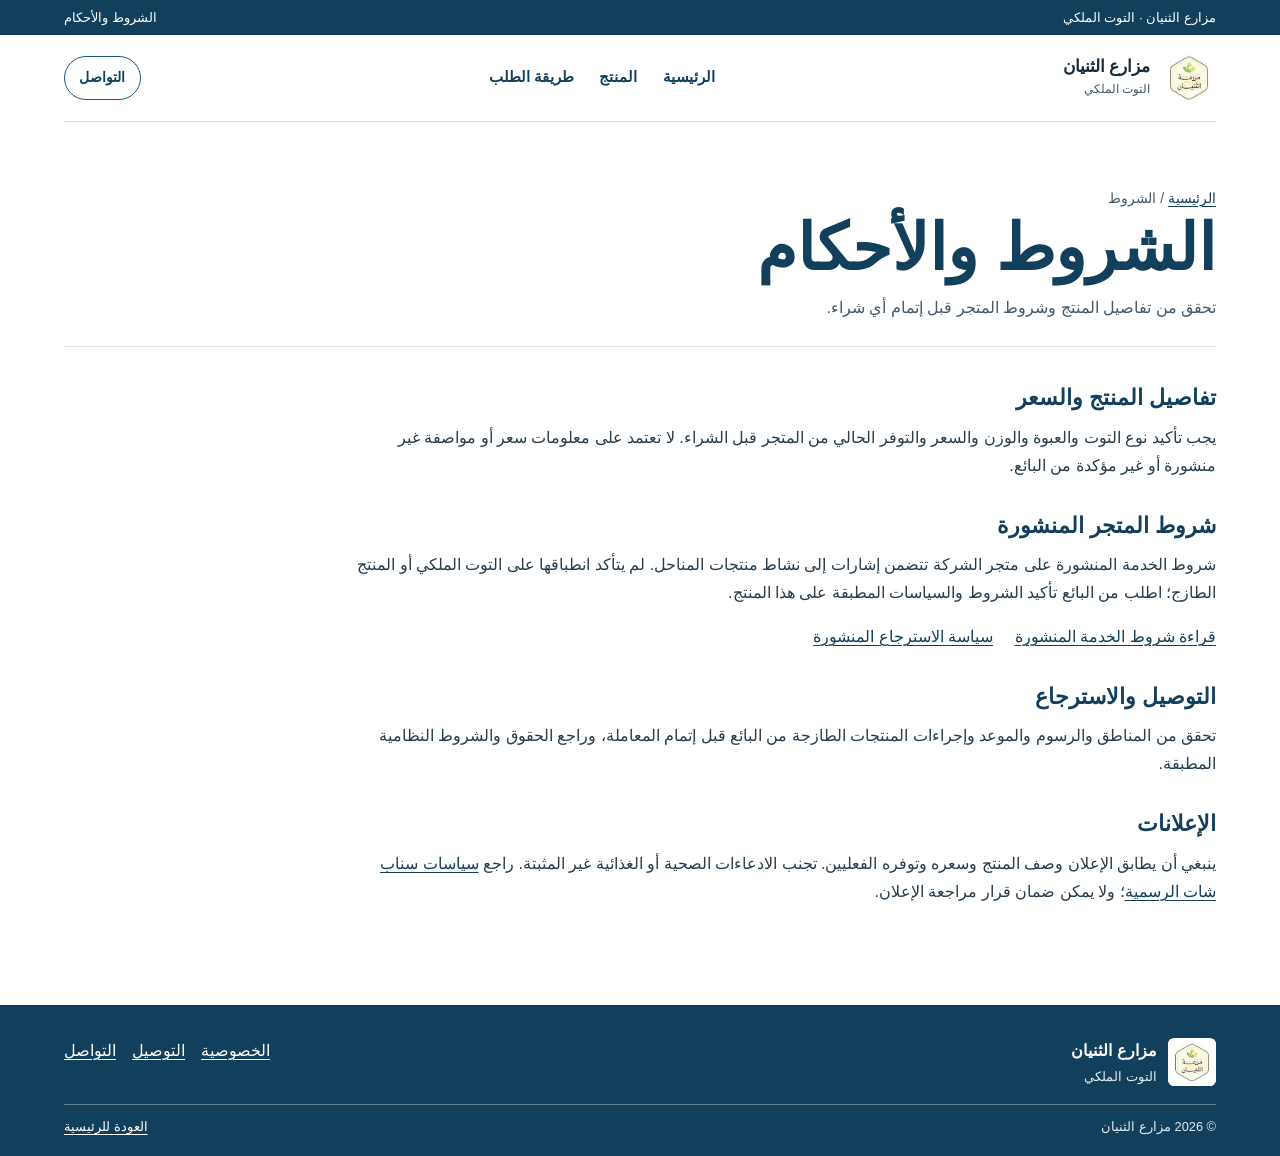
<file: terms.html>
<!doctype html>
<html lang="ar" dir="rtl">
<head>
  <meta charset="utf-8"><meta name="viewport" content="width=device-width, initial-scale=1"><meta name="theme-color" content="#123f5c">
  <meta name="description" content="الشروط والمعلومات اللازمة قبل شراء التوت الملكي من مزارع الثنيان.">
  <title>الشروط والأحكام | مزارع الثنيان</title>
  <link rel="stylesheet" href="styles.css"><script src="app.js" defer></script>
</head>
<body>
  <a class="skip-link" href="#main">انتقل إلى المحتوى</a>
  <div class="utility-strip"><div class="utility-inner"><span>مزارع الثنيان · التوت الملكي</span><span>الشروط والأحكام</span></div></div>
  <header class="site-header">
    <a class="brand" href="index.html"><img src="assets/thunayan-farm-logo.jpg" width="110" height="110" alt="شعار مزارع الثنيان"><span><strong>مزارع الثنيان</strong><small>التوت الملكي</small></span></a>
    <nav class="primary-nav" aria-label="التنقل الرئيسي"><a href="index.html">الرئيسية</a><a href="product.html">المنتج</a><a href="order.html">طريقة الطلب</a></nav>
    <a class="header-contact" href="contact.html">التواصل</a>
    <details class="mobile-nav"><summary>القائمة</summary><nav aria-label="التنقل على الهاتف"><a href="index.html">الرئيسية</a><a href="product.html">المنتج</a><a href="order.html">طريقة الطلب</a><a href="contact.html">التواصل</a></nav></details>
  </header>
  <main id="main" class="wrap">
    <header class="page-head"><p class="breadcrumb"><a href="index.html">الرئيسية</a> / الشروط</p><h1>الشروط والأحكام</h1><p>تحقق من تفاصيل المنتج وشروط المتجر قبل إتمام أي شراء.</p></header>
    <section class="content-section">
      <h2>تفاصيل المنتج والسعر</h2>
      <p>يجب تأكيد نوع التوت والعبوة والوزن والسعر والتوفر الحالي من المتجر قبل الشراء. لا تعتمد على معلومات سعر أو مواصفة غير منشورة أو غير مؤكدة من البائع.</p>
      <h2>شروط المتجر المنشورة</h2>
      <p>شروط الخدمة المنشورة على متجر الشركة تتضمن إشارات إلى نشاط منتجات المناحل. لم يتأكد انطباقها على التوت الملكي أو المنتج الطازج؛ اطلب من البائع تأكيد الشروط والسياسات المطبقة على هذا المنتج.</p>
      <p class="link-row"><a href="https://althenayanfarms.com/policies/terms-of-service" target="_blank" rel="noopener noreferrer">قراءة شروط الخدمة المنشورة</a><a href="https://althenayanfarms.com/policies/refund-policy" target="_blank" rel="noopener noreferrer">سياسة الاسترجاع المنشورة</a></p>
      <h2>التوصيل والاسترجاع</h2>
      <p>تحقق من المناطق والرسوم والموعد وإجراءات المنتجات الطازجة من البائع قبل إتمام المعاملة، وراجع الحقوق والشروط النظامية المطبقة.</p>
      <h2>الإعلانات</h2>
      <p>ينبغي أن يطابق الإعلان وصف المنتج وسعره وتوفره الفعليين. تجنب الادعاءات الصحية أو الغذائية غير المثبتة. راجع <a href="https://www.snap.com/ad-policies" target="_blank" rel="noopener noreferrer">سياسات سناب شات الرسمية</a>؛ ولا يمكن ضمان قرار مراجعة الإعلان.</p>
    </section>
  </main>
  <footer class="site-footer"><div class="footer-inner"><div class="footer-top"><div class="footer-brand"><img src="assets/thunayan-farm-logo.jpg" width="110" height="110" alt=""><div><b>مزارع الثنيان</b><small>التوت الملكي</small></div></div><nav class="footer-links" aria-label="روابط السياسات"><a href="privacy.html">الخصوصية</a><a href="shipping.html">التوصيل</a><a href="contact.html">التواصل</a></nav></div><div class="footer-bottom"><span>© <span data-current-year>2026</span> مزارع الثنيان</span><a href="index.html" style="color:#fff">العودة للرئيسية</a></div></div></footer>
</body>
</html>
</file>
<file: styles.css>
@charset "UTF-8";
:root {
  color-scheme: light;
  --ink: #172b3b;
  --muted: #45596a;
  --blue: #185a83;
  --blue-dark: #123f5c;
  --leaf: #426e4a;
  --lime: #d8e87b;
  --paper: #ffffff;
  --wash: #f2f6f8;
  --soft-green: #eef5eb;
  --line: #d9e2e8;
  --focus: #a44c18;
  --radius: 1.1rem;
  --max: 72rem;
}
* { box-sizing: border-box; }
html { scroll-behavior: smooth; }
body {
  margin: 0;
  color: var(--ink);
  background: var(--paper);
  font-family: Tahoma, Arial, sans-serif;
  font-size: 1rem;
  line-height: 1.75;
  text-rendering: optimizeLegibility;
}
a { color: var(--blue-dark); text-decoration-thickness: .08em; text-underline-offset: .2em; }
a:hover { color: #0d344d; }
a:focus-visible, summary:focus-visible { outline: 3px solid var(--focus); outline-offset: 3px; border-radius: .25rem; }
img { max-width: 100%; }
.skip-link { position: absolute; top: -5rem; right: 1rem; z-index: 20; padding: .65rem 1rem; background: var(--ink); color: #fff; border-radius: .5rem; }
.skip-link:focus { top: 1rem; color: #fff; }
.utility-strip { background: var(--blue-dark); color: #fff; font-size: .83rem; }
.utility-inner { width: min(calc(100% - 2rem), var(--max)); margin-inline: auto; display: flex; justify-content: space-between; gap: 1rem; padding: .38rem 0; }
.site-header { width: min(calc(100% - 2rem), var(--max)); margin-inline: auto; min-height: 5.4rem; display: flex; align-items: center; justify-content: space-between; gap: 1.25rem; border-bottom: 1px solid var(--line); }
.brand { display: inline-flex; align-items: center; gap: .7rem; color: var(--ink); text-decoration: none; flex: 0 0 auto; }
.brand img { width: 3.4rem; height: 3.4rem; object-fit: contain; border-radius: .45rem; background: #fff; }
.brand strong { display: block; font-size: 1.05rem; line-height: 1.35; }
.brand small { display: block; color: var(--muted); font-size: .78rem; }
.primary-nav { display: flex; align-items: center; gap: clamp(.8rem, 2vw, 1.6rem); }
.primary-nav a { font-size: .91rem; text-decoration: none; font-weight: 700; }
.header-contact { white-space: nowrap; padding: .55rem .9rem; border: 1px solid var(--blue); border-radius: 999px; text-decoration: none; font-weight: 700; font-size: .86rem; }
.mobile-nav { display: none; position: relative; }
.mobile-nav summary { list-style: none; cursor: pointer; border: 1px solid var(--line); border-radius: .65rem; padding: .35rem .7rem; font-weight: 700; }
.mobile-nav summary::-webkit-details-marker { display: none; }
.mobile-nav nav { position: absolute; z-index: 10; top: calc(100% + .55rem); left: 0; width: min(19rem, calc(100vw - 2rem)); padding: .9rem; background: #fff; border: 1px solid var(--line); border-radius: .8rem; box-shadow: 0 1rem 2rem #172b3b20; display: grid; gap: .5rem; }
.mobile-nav nav a { padding: .45rem .35rem; text-decoration: none; border-bottom: 1px solid var(--line); }
main { min-height: 55vh; }
.wrap { width: min(calc(100% - 2rem), var(--max)); margin-inline: auto; }
.hero { padding: clamp(2.2rem, 6vw, 4.3rem) 0 2.6rem; text-align: center; }
.eyebrow { display: inline-flex; align-items: center; gap: .55rem; padding: .32rem .8rem; border-radius: 999px; color: var(--blue-dark); background: #eaf2f6; font-size: .86rem; font-weight: 700; }
.eyebrow::before { content: ""; width: .55rem; height: .55rem; border-radius: 50%; background: var(--leaf); }
h1, h2, h3, p { margin-top: 0; }
.hero h1 { margin: .7rem 0 .35rem; font-size: clamp(2.75rem, 7vw, 5.6rem); line-height: 1.13; letter-spacing: -.045em; color: var(--blue-dark); }
.hero-lede { max-width: 44rem; margin: 0 auto 1.35rem; color: var(--muted); font-size: clamp(1rem, 2.1vw, 1.2rem); }
.hero-brand-panel { width: min(100%, 34rem); margin: 1.6rem auto 1.2rem; padding: clamp(1rem, 3vw, 1.6rem); display: flex; align-items: center; justify-content: center; gap: 1.1rem; border: 1px solid var(--line); border-radius: var(--radius); background: linear-gradient(135deg, var(--wash), var(--soft-green)); text-align: right; }
.hero-brand-panel img { width: clamp(5.5rem, 18vw, 9rem); height: clamp(5.5rem, 18vw, 9rem); flex: 0 0 auto; object-fit: contain; padding: .35rem; border: 1px solid var(--line); border-radius: .8rem; background: #fff; }
.hero-brand-panel strong, .hero-brand-panel small { display: block; }
.hero-brand-panel strong { margin-top: .45rem; color: var(--blue-dark); font-size: clamp(1.5rem, 4vw, 2.1rem); line-height: 1.3; }
.hero-brand-panel small { margin-top: .25rem; color: var(--muted); }
.product-brand-panel { margin: 0 0 1.8rem; }
.product-figure { margin: 1.5rem auto 1rem; max-width: 34rem; padding: .7rem; background: var(--wash); border: 1px solid var(--line); border-radius: var(--radius); }
.product-figure picture { display: block; background: #fff; border-radius: .7rem; overflow: hidden; }
.product-figure img { display: block; width: 100%; height: auto; max-height: 45rem; object-fit: contain; }
.product-figure figcaption { margin: .65rem .5rem .2rem; color: var(--muted); font-size: .82rem; text-align: right; }
.hero-actions { display: flex; justify-content: center; flex-wrap: wrap; gap: .75rem; margin: 1.2rem 0 .8rem; }
.button { min-height: 3rem; padding: .63rem 1.15rem; display: inline-flex; align-items: center; justify-content: center; gap: .45rem; border: 2px solid transparent; border-radius: .7rem; font-weight: 700; text-decoration: none; text-align: center; }
.button-primary { background: var(--blue); color: #fff; }
.button-primary:hover { color: #fff; background: var(--blue-dark); }
.button-secondary { background: #fff; color: var(--leaf); border-color: var(--leaf); }
.button-secondary:hover { color: var(--ink); background: var(--soft-green); }
.small-note { color: var(--muted); font-size: .9rem; }
.notice { margin: 1.4rem auto; padding: 1rem 1.1rem; border: 1px solid #c8d8be; border-right: .35rem solid var(--leaf); border-radius: .65rem; background: var(--soft-green); color: #203d28; text-align: right; }
.section { padding: clamp(2.5rem, 6vw, 4.5rem) 0; border-top: 1px solid var(--line); }
.section-heading { max-width: 46rem; margin-bottom: 1.35rem; }
.section-heading .eyebrow { margin-bottom: .7rem; }
.section-heading h2 { margin-bottom: .45rem; font-size: clamp(1.8rem, 4vw, 3rem); line-height: 1.28; color: var(--blue-dark); }
.section-heading p { color: var(--muted); }
.fact-band { padding: clamp(1.3rem, 3vw, 2rem); background: var(--wash); border-radius: var(--radius); }
.fact-list { margin: 0; display: grid; grid-template-columns: repeat(2, minmax(0, 1fr)); }
.fact-list > div { padding: .95rem 1rem; border-bottom: 1px solid var(--line); }
.fact-list dt { color: var(--muted); font-size: .86rem; }
.fact-list dd { margin: .1rem 0 0; font-weight: 700; }
.steps { margin: 1.5rem 0 0; padding: 0; list-style: none; border-top: 1px solid var(--line); }
.steps li { display: grid; grid-template-columns: 4.5rem 1fr; gap: 1rem; padding: 1.1rem .3rem; border-bottom: 1px solid var(--line); }
.step-number { color: var(--leaf); font-size: 1.25rem; font-weight: 800; }
.steps h3 { margin: 0 0 .2rem; font-size: 1.08rem; }
.steps p { margin: 0; color: var(--muted); }
.link-row { display: flex; flex-wrap: wrap; gap: .8rem 1.35rem; margin-top: 1rem; }
.page-head { padding: clamp(2.4rem, 6vw, 4rem) 0 1.5rem; border-bottom: 1px solid var(--line); }
.breadcrumb { margin: 0 0 .6rem; color: var(--muted); font-size: .88rem; }
.page-head h1 { margin: 0 0 .45rem; font-size: clamp(2.2rem, 5vw, 4rem); line-height: 1.2; color: var(--blue-dark); }
.page-head p { max-width: 48rem; margin: 0; color: var(--muted); }
.content-section { max-width: 54rem; padding: 2rem 0 3.2rem; }
.content-section h2 { margin: 1.7rem 0 .4rem; font-size: 1.35rem; color: var(--blue-dark); }
.content-section h2:first-child { margin-top: 0; }
.content-section p, .content-section li { color: #283d4c; }
.content-section ul, .content-section ol { padding-inline-start: 1.5rem; }
.contact-panel { padding: 1.3rem; background: var(--soft-green); border-radius: var(--radius); }
.contact-panel p:last-child { margin-bottom: 0; }
.policy-links { display: grid; gap: .65rem; padding: 0; list-style: none; }
.policy-links a { display: block; padding: .85rem 1rem; border: 1px solid var(--line); border-radius: .65rem; background: #fff; text-decoration: none; font-weight: 700; }
.policy-links a:hover { background: var(--wash); }
.site-footer { margin-top: 2rem; background: var(--blue-dark); color: #fff; }
.footer-inner { width: min(calc(100% - 2rem), var(--max)); margin-inline: auto; padding: 2rem 0 1.1rem; }
.footer-top { display: flex; justify-content: space-between; align-items: flex-start; gap: 2rem; flex-wrap: wrap; }
.footer-brand { display: flex; align-items: center; gap: .7rem; }
.footer-brand img { width: 3rem; height: 3rem; background: #fff; border-radius: .4rem; object-fit: contain; }
.footer-brand b, .footer-brand small { display: block; }
.footer-brand small { color: #e4edf2; }
.footer-links { display: flex; flex-wrap: wrap; gap: .55rem 1rem; }
.footer-links a { color: #fff; }
.footer-contact { margin-top: 1.2rem; padding-top: 1rem; border-top: 1px solid #ffffff55; display: flex; flex-wrap: wrap; gap: .6rem 1.3rem; }
.footer-contact a { color: #fff; }
.footer-disclaimer { max-width: 55rem; margin: .9rem 0; color: #e4edf2; font-size: .87rem; }
.footer-bottom { margin-top: 1rem; padding-top: .7rem; border-top: 1px solid #ffffff55; color: #e4edf2; font-size: .8rem; display: flex; justify-content: space-between; gap: .5rem 1rem; flex-wrap: wrap; }
@media (max-width: 800px) {
  .primary-nav, .header-contact { display: none; }
  .mobile-nav { display: block; }
  .site-header { min-height: 4.8rem; }
  .utility-inner { font-size: .75rem; }
}
@media (max-width: 560px) {
  body { font-size: .98rem; }
  .utility-inner { justify-content: center; text-align: center; }
  .utility-inner span:last-child { display: none; }
  .site-header { width: min(calc(100% - 1.25rem), var(--max)); gap: .5rem; }
  .brand img { width: 2.9rem; height: 2.9rem; }
  .brand strong { font-size: .95rem; }
  .hero { padding-top: 1.75rem; }
  .product-figure { margin-top: 1.1rem; padding: .45rem; }
  .product-figure img { max-height: 40rem; }
  .hero-actions { display: grid; grid-template-columns: 1fr; }
  .hero-actions .button { width: 100%; }
  .fact-list { grid-template-columns: 1fr; }
  .fact-list > div { padding-inline: .4rem; }
  .steps li { grid-template-columns: 3.2rem 1fr; gap: .55rem; }
  .footer-bottom { display: block; }
  .footer-bottom span { display: block; margin-top: .25rem; }
}
@media (prefers-reduced-motion: reduce) {
  html { scroll-behavior: auto; }
  *, *::before, *::after { animation-duration: .01ms !important; transition-duration: .01ms !important; }
}
</file>
